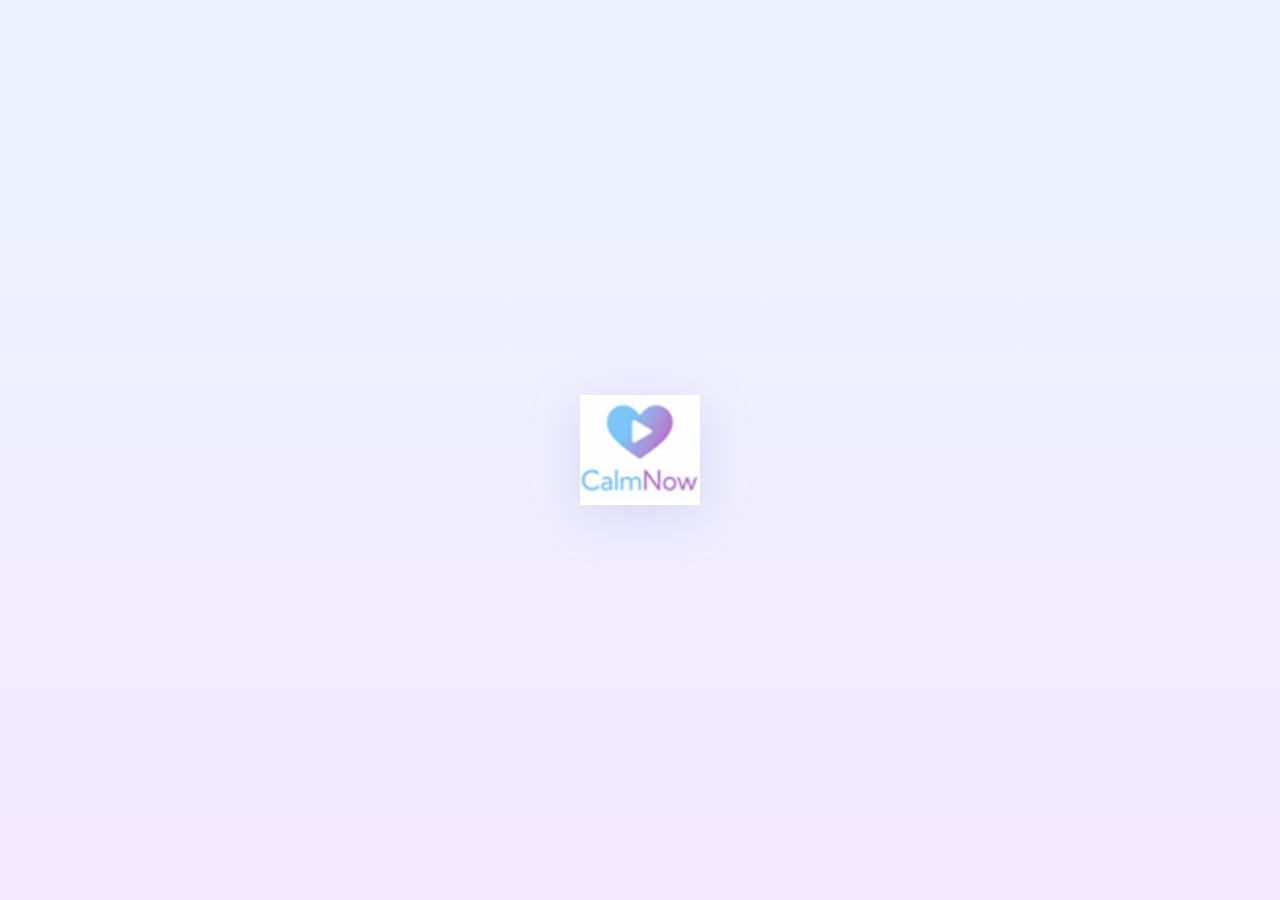
<file: index.html>
<!DOCTYPE html>
<html lang="en">
<head>
    <meta charset="UTF-8">
    <meta name="viewport" content="width=device-width, initial-scale=1.0">
    <title>CalmNow</title>

    <script>
        const currentUser = localStorage.getItem("calmNowCurrentUser");

        if (!currentUser) {
            if (!sessionStorage.getItem("seenSplash")) {
                window.location.href = "splash.html";
            } else {
                window.location.href = "auth.html";
            }
        }
    </script>

    <link rel="stylesheet" href="style.css">
</head>
<body class="home-page">
    <div class="app-shell">
        <header class="top-bar">
            <div class="icon-circle">☰</div>
            <button class="icon-circle" onclick="logout()">⎋</button>
        </header>

        <main class="content">
            <section class="hero-card">
                <p class="greeting" id="greetingText">Good to see you, Friend</p>
                <p class="subtext" id="focusText">You choose to focus on Relaxation</p>
                <div class="hero-image-card">
                    <div class="hero-image-text">
                        <p class="small-label">RELAX</p>
                        <h1>Serenity</h1>
                        <p class="duration">4 MIN</p>
                    </div>
                </div>

                <button class="primary-btn" onclick="window.location.href='breathing.html'">Start</button>
            </section>
        </main>

        <nav class="bottom-nav">
            <button class="nav-btn active" onclick="window.location.href='index.html'"><span>Home</span></button>
            <button class="nav-btn" onclick="window.location.href='library.html'"><span>Library</span></button>
            <button class="nav-btn" onclick="window.location.href='emergency.html'"><span>Emergency</span></button>
        </nav>
    </div>

    <script>
        const storedUser = localStorage.getItem("calmNowCurrentUser");
        const storedConcerns = localStorage.getItem("calmNowConcerns");

        if (storedUser) {
            const user = JSON.parse(storedUser);
            const greetingText = document.getElementById("greetingText");

            if (greetingText && user.name) {
                greetingText.innerHTML = `Good to see you,<br>${user.name}`;
            }
        }

        if (storedConcerns) {
            const concerns = JSON.parse(storedConcerns);
            const focusText = document.getElementById("focusText");

            if (focusText && concerns.length > 0) {
                focusText.textContent = `You choose to focus on ${concerns[0]}`;
            }
        }

        function logout() {
            localStorage.removeItem("calmNowCurrentUser");
            localStorage.removeItem("calmNowRememberedUser");
            localStorage.removeItem("calmNowOnboardingComplete");
            localStorage.removeItem("calmNowConcerns");
            sessionStorage.removeItem("seenSplash");
            window.location.href = "auth.html";
        }
    </script>
</body>
</html>
</file>
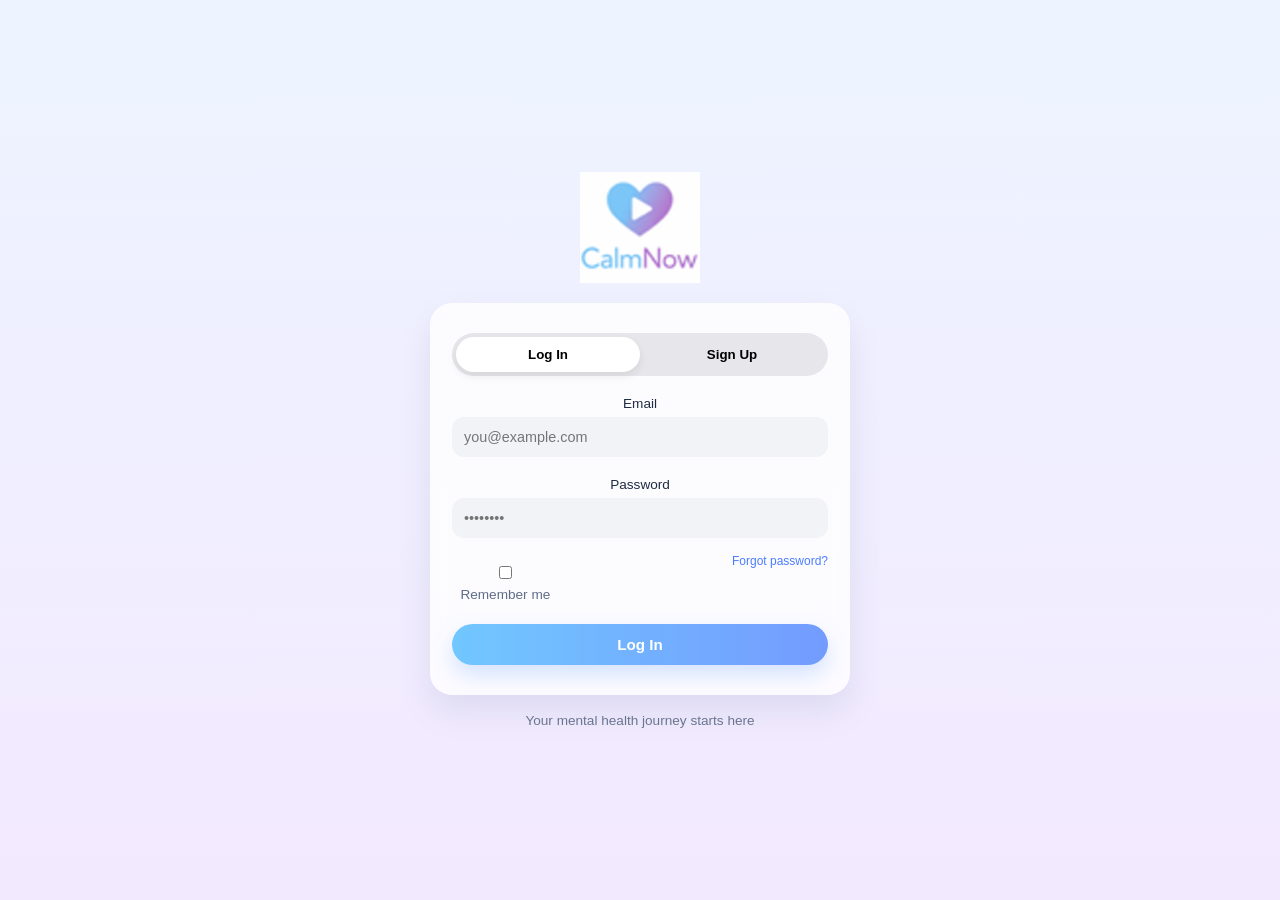
<file: auth.html>
<!DOCTYPE html>
<html lang="en">
<head>
    <meta charset="UTF-8">
    <meta name="viewport" content="width=device-width, initial-scale=1.0">
    <title>Auth - CalmNow</title>
    <link rel="stylesheet" href="style.css">
</head>
<body class="auth-page">

<div class="auth-shell">
    <img src="logo.png" alt="CalmNow Logo" class="auth-logo-img">

    <div class="auth-card">
        <div class="auth-toggle">
            <button id="loginTab" class="toggle active" type="button" onclick="showLogin()">Log In</button>
            <button id="signupTab" class="toggle" type="button" onclick="showSignup()">Sign Up</button>
        </div>

        <p id="authMessage" class="auth-message"></p>

        <!-- LOGIN FORM -->
        <form id="loginForm" class="form active" onsubmit="login(event)">
            <label for="loginEmail">Email</label>
            <input id="loginEmail" type="email" placeholder="you@example.com" required>

            <label for="loginPassword">Password</label>
            <input id="loginPassword" type="password" placeholder="••••••••" required>

            <div class="form-row">
                <label><input type="checkbox" id="rememberMe"> Remember me</label>
                <span class="link">Forgot password?</span>
            </div>

            <button type="submit" class="primary-btn">Log In</button>
        </form>

        <!-- SIGNUP FORM -->
        <form id="signupForm" class="form" onsubmit="signup(event)">
            <label for="signupName">Name</label>
            <input id="signupName" type="text" placeholder="Your name" required>

            <label for="signupEmail">Email</label>
            <input id="signupEmail" type="email" placeholder="you@example.com" required>

            <label for="signupPassword">Password</label>
            <input id="signupPassword" type="password" placeholder="••••••••" required minlength="6">

            <p class="terms">
                By signing up, you agree to our Terms of Service and Privacy Policy
            </p>

            <button type="submit" class="primary-btn">Create Account</button>
        </form>
    </div>

    <p class="auth-footer">Your mental health journey starts here</p>
</div>

<script>
function showLogin() {
    document.getElementById("loginForm").classList.add("active");
    document.getElementById("signupForm").classList.remove("active");
    document.getElementById("loginTab").classList.add("active");
    document.getElementById("signupTab").classList.remove("active");
    clearMessage();
}

function showSignup() {
    document.getElementById("signupForm").classList.add("active");
    document.getElementById("loginForm").classList.remove("active");
    document.getElementById("signupTab").classList.add("active");
    document.getElementById("loginTab").classList.remove("active");
    clearMessage();
}

function getUsers() {
    const users = localStorage.getItem("calmNowUsers");
    return users ? JSON.parse(users) : [];
}

function saveUsers(users) {
    localStorage.setItem("calmNowUsers", JSON.stringify(users));
}

function setMessage(text, type = "error") {
    const message = document.getElementById("authMessage");
    message.textContent = text;
    message.className = `auth-message ${type}`;
}

function clearMessage() {
    const message = document.getElementById("authMessage");
    message.textContent = "";
    message.className = "auth-message";
}

function signup(event) {
    event.preventDefault();

    const name = document.getElementById("signupName").value.trim();
    const email = document.getElementById("signupEmail").value.trim().toLowerCase();
    const password = document.getElementById("signupPassword").value;

    const users = getUsers();
    const existingUser = users.find(user => user.email === email);

    if (existingUser) {
        setMessage("An account with that email already exists.");
        return;
    }

    const newUser = {
        id: Date.now(),
        name,
        email,
        password
    };

    users.push(newUser);
    saveUsers(users);

    localStorage.setItem("calmNowCurrentUser", JSON.stringify({
        id: newUser.id,
        name: newUser.name,
        email: newUser.email
    }));

    sessionStorage.setItem("seenSplash", "true");
    setMessage("Account created successfully.", "success");

    setTimeout(() => {
        localStorage.setItem("calmNowOnboardingComplete", "false");
        window.location.href = "onboarding.html";
    }, 800);
}

function login(event) {
    event.preventDefault();

    const email = document.getElementById("loginEmail").value.trim().toLowerCase();
    const password = document.getElementById("loginPassword").value;
    const rememberMe = document.getElementById("rememberMe").checked;

    const users = getUsers();
    const user = users.find(user => user.email === email && user.password === password);

    if (!user) {
        setMessage("Invalid email or password.");
        return;
    }

    const safeUser = {
        id: user.id,
        name: user.name,
        email: user.email
    };

    localStorage.setItem("calmNowCurrentUser", JSON.stringify(safeUser));
    sessionStorage.setItem("seenSplash", "true");

    if (rememberMe) {
        localStorage.setItem("calmNowRememberedUser", JSON.stringify(safeUser));
    } else {
        localStorage.removeItem("calmNowRememberedUser");
    }

    setMessage("Login successful.", "success");

    setTimeout(() => {
        const onboardingComplete = localStorage.getItem("calmNowOnboardingComplete");

        if (onboardingComplete === "true") {
            window.location.href = "index.html";
        } else {
            window.location.href = "onboarding.html";
        }
    }, 800);
}

window.addEventListener("DOMContentLoaded", () => {
    const rememberedUser = localStorage.getItem("calmNowRememberedUser");

    if (rememberedUser) {
        const parsedUser = JSON.parse(rememberedUser);
        document.getElementById("loginEmail").value = parsedUser.email || "";
        document.getElementById("rememberMe").checked = true;
    }
});
</script>

</body>
</html>
</file>
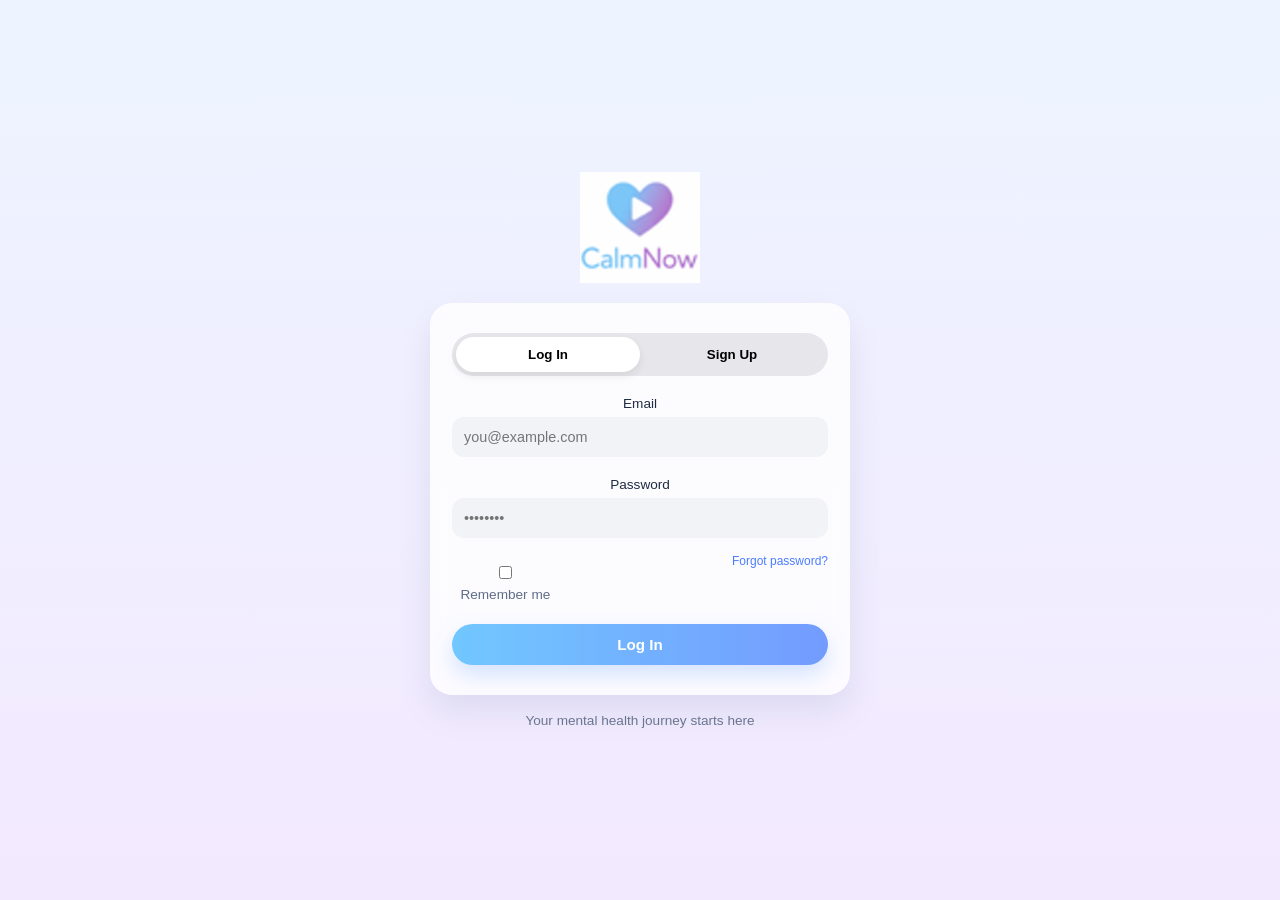
<file: breathing.html>
<!DOCTYPE html>
<html lang="en">
<head>
    <meta charset="UTF-8">
    <meta name="viewport" content="width=device-width, initial-scale=1.0">
    <title>Breathing - CalmNow</title>

    <script>
        const currentUser = localStorage.getItem("calmNowCurrentUser");
        if (!currentUser) {
            window.location.href = "auth.html";
        }
    </script>

    <link rel="stylesheet" href="style.css">
</head>
<body class="breathing-page">
    <div class="app-shell">
        <header class="page-header">
            <button class="back-btn" onclick="window.location.href='index.html'">←</button>
            <h2>Serenity</h2>
            <div class="placeholder"></div>
        </header>

        <main class="content">
            <section class="breathing-layout">
                <div class="breathing-outer-ring">
                    <div class="breathing-circle" id="breathingCircle">
                        <span id="breathingText">Start</span>
                    </div>
                </div>

                <h1 class="breathing-count" id="phaseTitle">Slowly breathe in through your nose</h1>
                <p class="instruction" id="phaseInstruction">Follow the circle as it expands and contracts</p>

                <div class="button-row breathing-button-row">
                    <button class="primary-btn half-btn" id="startBtn">Start</button>
                    <button class="secondary-btn half-btn" id="resetBtn">Reset</button>
                </div>
            </section>
        </main>

        <nav class="bottom-nav">
            <button class="nav-btn active" onclick="window.location.href='index.html'">
                <span>Home</span>
            </button>
            <button class="nav-btn" onclick="window.location.href='library.html'">
                <span>Library</span>
            </button>
            <button class="nav-btn" onclick="window.location.href='emergency.html'">
                <span>Emergency</span>
            </button>
        </nav>
    </div>

    <script src="script.js"></script>
</body>
</html>
</file>
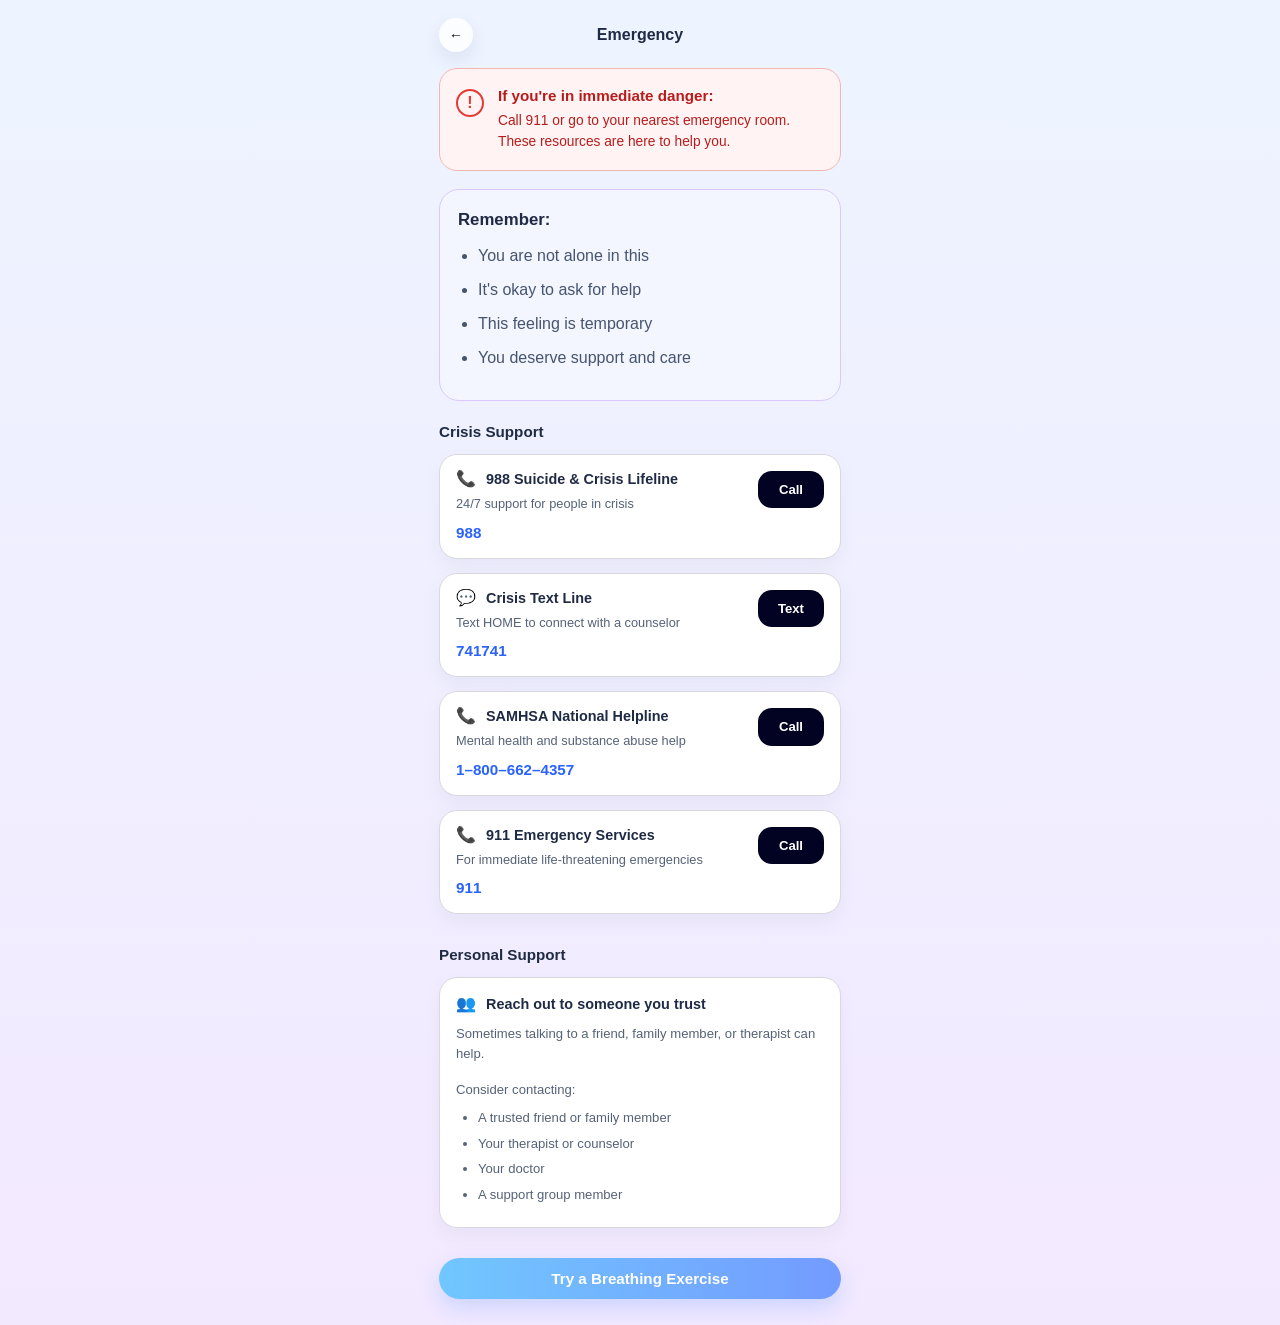
<file: emergency.html>
<!DOCTYPE html>
<html lang="en">
<head>
    <meta charset="UTF-8">
    <meta name="viewport" content="width=device-width, initial-scale=1.0">
    <title>Emergency - CalmNow</title>
    <link rel="stylesheet" href="style.css">
</head>
<body>

<div class="app-shell">
    <header class="page-header">
        <button class="back-btn" onclick="window.location.href='index.html'">←</button>
        <h2>Emergency</h2>
        <div class="placeholder"></div>
    </header>

    <div class="danger-box">
        <div class="danger-icon">!</div>
        <div class="danger-text">
            <strong>If you're in immediate danger:</strong>
            <p>Call 911 or go to your nearest emergency room. These resources are here to help you.</p>
        </div>
    </div>

    <div class="remember-card">
        <h3>Remember:</h3>
        <ul>
            <li>You are not alone in this</li>
            <li>It's okay to ask for help</li>
            <li>This feeling is temporary</li>
            <li>You deserve support and care</li>
        </ul>
    </div>

    <section class="emergency-section">
        <h3 class="section-title emergency-heading">Crisis Support</h3>

        <div class="support-card">
            <div class="support-left">
                <div class="support-title-row">
                    <span class="support-icon blue">📞</span>
                    <h4>988 Suicide &amp; Crisis Lifeline</h4>
                </div>
                <p>24/7 support for people in crisis</p>
                <a class="support-number" href="tel:988">988</a>
            </div>
            <a class="support-action-btn" href="tel:988">Call</a>
        </div>

        <div class="support-card">
            <div class="support-left">
                <div class="support-title-row">
                    <span class="support-icon green">💬</span>
                    <h4>Crisis Text Line</h4>
                </div>
                <p>Text HOME to connect with a counselor</p>
                <a class="support-number" href="sms:741741?body=HOME">741741</a>
            </div>
            <a class="support-action-btn" href="sms:741741?body=HOME">Text</a>
        </div>

        <div class="support-card">
            <div class="support-left">
                <div class="support-title-row">
                    <span class="support-icon blue">📞</span>
                    <h4>SAMHSA National Helpline</h4>
                </div>
                <p>Mental health and substance abuse help</p>
                <a class="support-number" href="tel:18006624357">1–800–662–4357</a>
            </div>
            <a class="support-action-btn" href="tel:18006624357">Call</a>
        </div>

        <div class="support-card">
            <div class="support-left">
                <div class="support-title-row">
                    <span class="support-icon blue">📞</span>
                    <h4>911 Emergency Services</h4>
                </div>
                <p>For immediate life-threatening emergencies</p>
                <a class="support-number" href="tel:911">911</a>
            </div>
            <a class="support-action-btn" href="tel:911">Call</a>
        </div>
    </section>

    <section class="emergency-section">
        <h3 class="section-title emergency-heading">Personal Support</h3>

        <div class="personal-support-card">
            <div class="support-title-row">
                <span class="support-icon purple">👥</span>
                <h4>Reach out to someone you trust</h4>
            </div>

            <p class="personal-support-text">
                Sometimes talking to a friend, family member, or therapist can help.
            </p>

            <div class="consider-text">Consider contacting:</div>
            <ul class="personal-list">
                <li>A trusted friend or family member</li>
                <li>Your therapist or counselor</li>
                <li>Your doctor</li>
                <li>A support group member</li>
            </ul>
        </div>
    </section>

    <button class="primary-btn emergency-breathing-btn" onclick="window.location.href='breathing.html'">
        Try a Breathing Exercise
    </button>
</div>

</body>
</html>
</file>
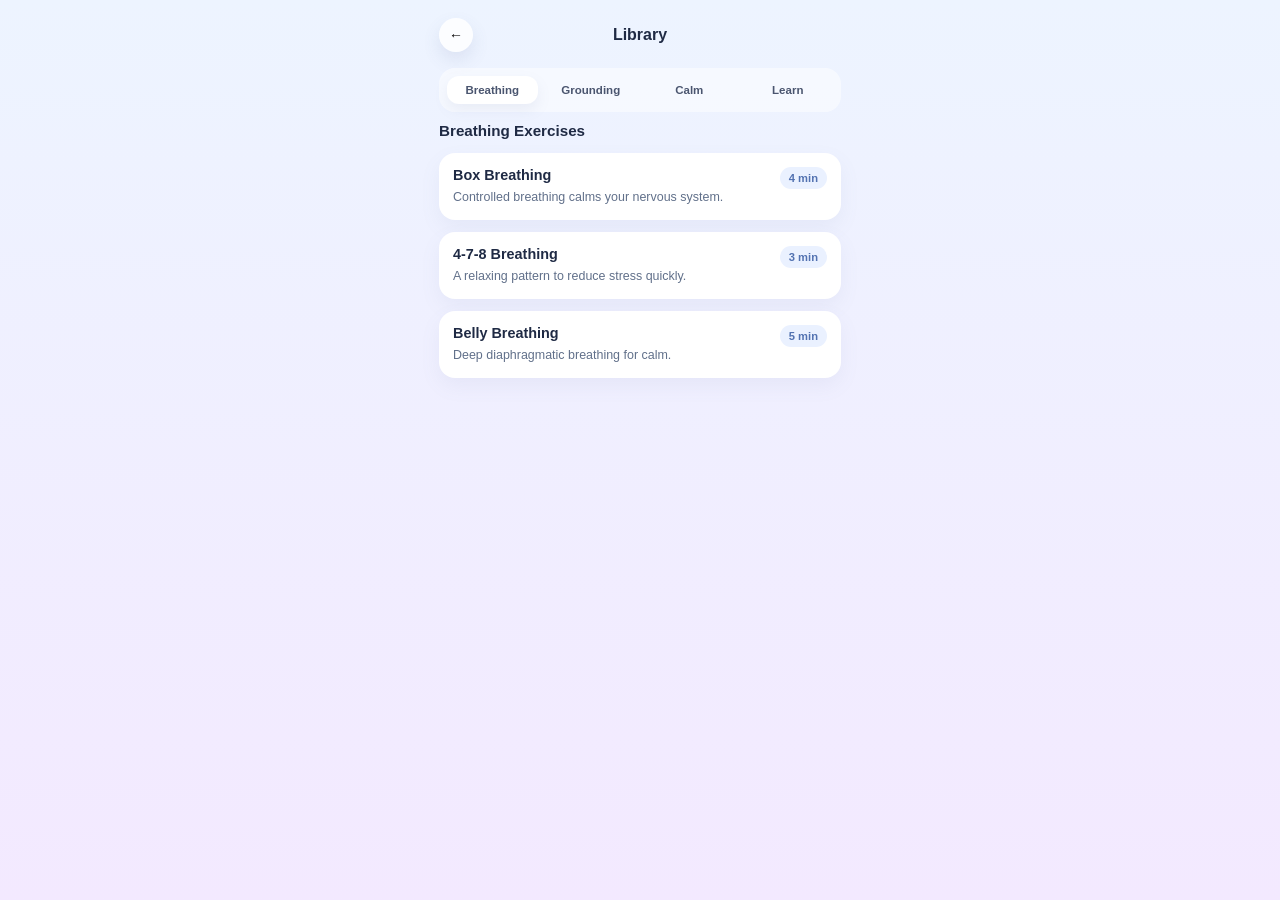
<file: library.html>
<!DOCTYPE html>
<html lang="en">
<head>
    <meta charset="UTF-8">
    <meta name="viewport" content="width=device-width, initial-scale=1.0">
    <title>Library</title>
    <link rel="stylesheet" href="style.css">
</head>
<body>

<div class="app-shell">

    <header class="page-header">
        <button class="back-btn" onclick="window.location.href='index.html'">←</button>
        <h2>Library</h2>
        <div class="placeholder"></div>
    </header>

    <div class="tabs">
        <button class="tab active" onclick="showTab('breathing', this)">Breathing</button>
        <button class="tab" onclick="showTab('grounding', this)">Grounding</button>
        <button class="tab" onclick="showTab('calm', this)">Calm</button>
        <button class="tab" onclick="showTab('learn', this)">Learn</button>
    </div>

    <main class="content">

        <div id="breathing" class="tab-content active">
            <h3 class="section-title">Breathing Exercises</h3>

            <div class="exercise-card">
                <div class="exercise-content">
                    <h4>Box Breathing</h4>
                    <p>Controlled breathing calms your nervous system.</p>
                </div>
                <span class="tag">4 min</span>
            </div>

            <div class="exercise-card">
                <div class="exercise-content">
                    <h4>4-7-8 Breathing</h4>
                    <p>A relaxing pattern to reduce stress quickly.</p>
                </div>
                <span class="tag">3 min</span>
            </div>

            <div class="exercise-card">
                <div class="exercise-content">
                    <h4>Belly Breathing</h4>
                    <p>Deep diaphragmatic breathing for calm.</p>
                </div>
                <span class="tag">5 min</span>
            </div>
        </div>

        <div id="grounding" class="tab-content">
            <h3 class="section-title">Grounding Techniques</h3>
            <p class="subtext">Anchor yourself in the present moment</p>

            <div class="exercise-card">
                <div class="exercise-content">
                    <h4>⚓ 5-4-3-2-1 Method</h4>
                    <p>Engage all five senses</p>
                </div>
            </div>

            <div class="exercise-card">
                <div class="exercise-content">
                    <h4>⚓ Body Scan</h4>
                    <p>Progressive relaxation</p>
                </div>
            </div>

            <div class="exercise-card">
                <div class="exercise-content">
                    <h4>⚓ Object Focus</h4>
                    <p>Detailed observation technique</p>
                </div>
            </div>
        </div>

        <div id="calm" class="tab-content">
            <h3 class="section-title">Affirmations &amp; Music</h3>
            <p class="subtext">Soothing words and sounds for peace</p>

            <div class="exercise-card">
                <div class="exercise-content">
                    <h4>💜 Present Moment</h4>
                    <p>I am here and I am safe</p>
                </div>
            </div>

            <div class="exercise-card">
                <div class="exercise-content">
                    <h4>💜 Self-Compassion</h4>
                    <p>Be kind to yourself</p>
                </div>
            </div>

            <div class="exercise-card calm-highlight">
                <div class="exercise-content">
                    <h4>🎵 Calming Music</h4>
                    <p>Search for meditation or nature sounds</p>
                </div>
            </div>
        </div>

        <div id="learn" class="tab-content">
            <h3 class="section-title">Understanding Anxiety</h3>
            <p class="subtext">Knowledge is power – learn about what you're experiencing</p>

            <div class="exercise-card">
                <div class="exercise-content">
                    <h4>📄 Understanding Panic Attacks</h4>
                    <p>What happens in your body</p>
                </div>
            </div>

            <div class="exercise-card">
                <div class="exercise-content">
                    <h4>📄 Common Triggers</h4>
                    <p>Know what to watch for</p>
                </div>
            </div>
        </div>

    </main>
</div>

<script>
function showTab(tabId, btn) {
    document.querySelectorAll(".tab-content").forEach(section => {
        section.classList.remove("active");
    });

    document.querySelectorAll(".tab").forEach(tab => {
        tab.classList.remove("active");
    });

    document.getElementById(tabId).classList.add("active");
    btn.classList.add("active");
}
</script>

</body>
</html>
</file>
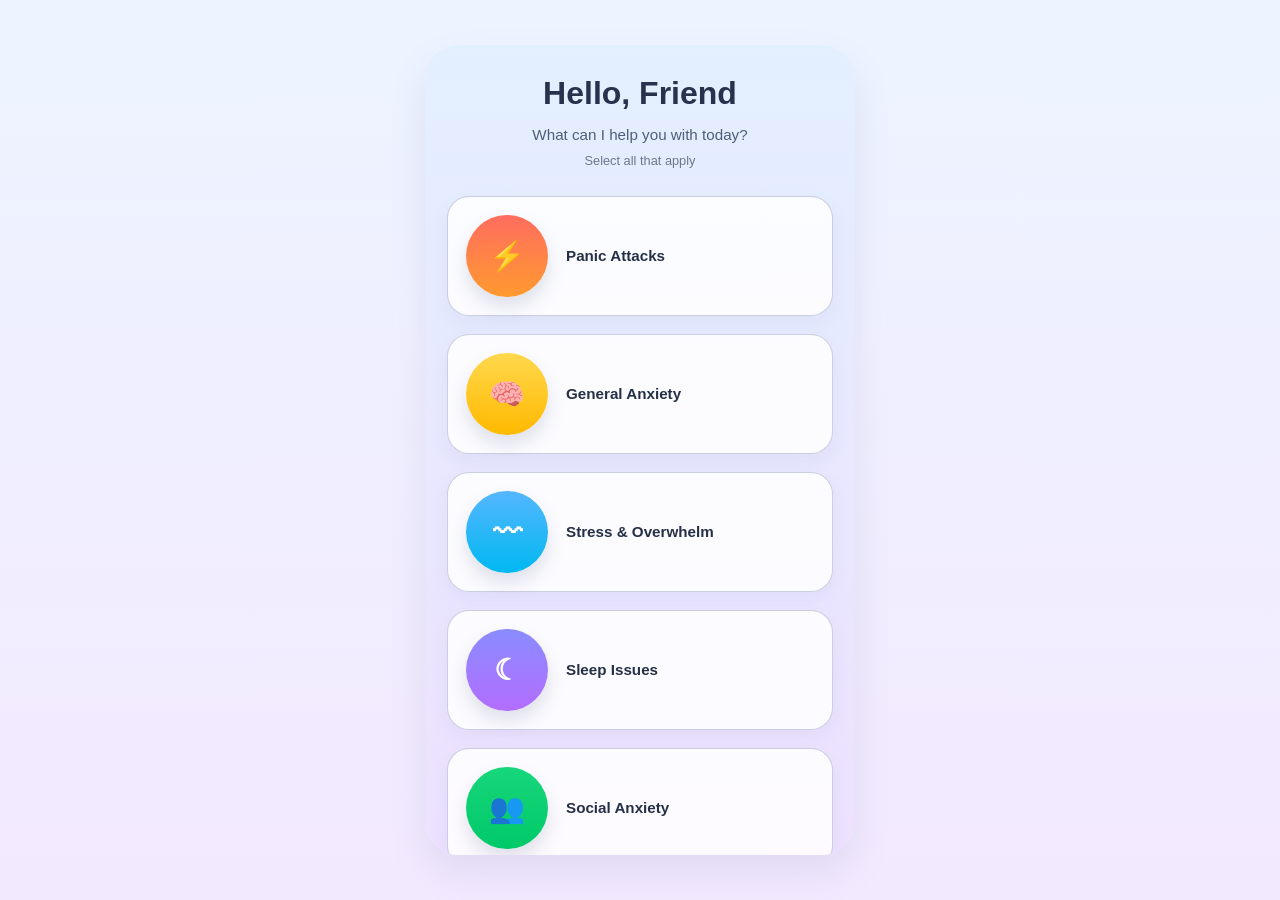
<file: onboarding.html>
<!DOCTYPE html>
<html lang="en">
<head>
    <meta charset="UTF-8">
    <meta name="viewport" content="width=device-width, initial-scale=1.0">
    <title>Onboarding - CalmNow</title>
    <link rel="stylesheet" href="style.css">
</head>
<body class="onboarding-page">

<div class="onboarding-shell">
    <div class="onboarding-card">
        <h1 class="onboarding-title">Hello, Friend</h1>
        <p class="onboarding-subtitle">What can I help you with today?</p>
        <p class="onboarding-helper">Select all that apply</p>

        <div class="onboarding-options">
            <button class="onboarding-option" onclick="toggleOption(this, 'Panic Attacks')">
                <div class="option-icon option-orange">⚡</div>
                <span>Panic Attacks</span>
            </button>

            <button class="onboarding-option" onclick="toggleOption(this, 'General Anxiety')">
                <div class="option-icon option-yellow">🧠</div>
                <span>General Anxiety</span>
            </button>

            <button class="onboarding-option" onclick="toggleOption(this, 'Stress & Overwhelm')">
                <div class="option-icon option-blue">〰</div>
                <span>Stress &amp; Overwhelm</span>
            </button>

            <button class="onboarding-option" onclick="toggleOption(this, 'Sleep Issues')">
                <div class="option-icon option-purple">☾</div>
                <span>Sleep Issues</span>
            </button>

            <button class="onboarding-option" onclick="toggleOption(this, 'Social Anxiety')">
                <div class="option-icon option-green">👥</div>
                <span>Social Anxiety</span>
            </button>

            <button class="onboarding-option" onclick="toggleOption(this, 'Other Concerns')">
                <div class="option-icon option-pink">♡</div>
                <span>Other Concerns</span>
            </button>
        </div>

        <button class="primary-btn onboarding-continue-btn" onclick="saveOnboarding()">Continue</button>
    </div>
</div>

<script>
    const selectedConcerns = [];

    function toggleOption(button, value) {
        button.classList.toggle("selected");

        const index = selectedConcerns.indexOf(value);
        if (index > -1) {
            selectedConcerns.splice(index, 1);
        } else {
            selectedConcerns.push(value);
        }
    }

    function saveOnboarding() {
        if (selectedConcerns.length === 0) {
            alert("Please select at least one option.");
            return;
        }

        localStorage.setItem("calmNowConcerns", JSON.stringify(selectedConcerns));
        localStorage.setItem("calmNowOnboardingComplete", "true");
        window.location.href = "index.html";
    }
</script>

</body>
</html>
</file>
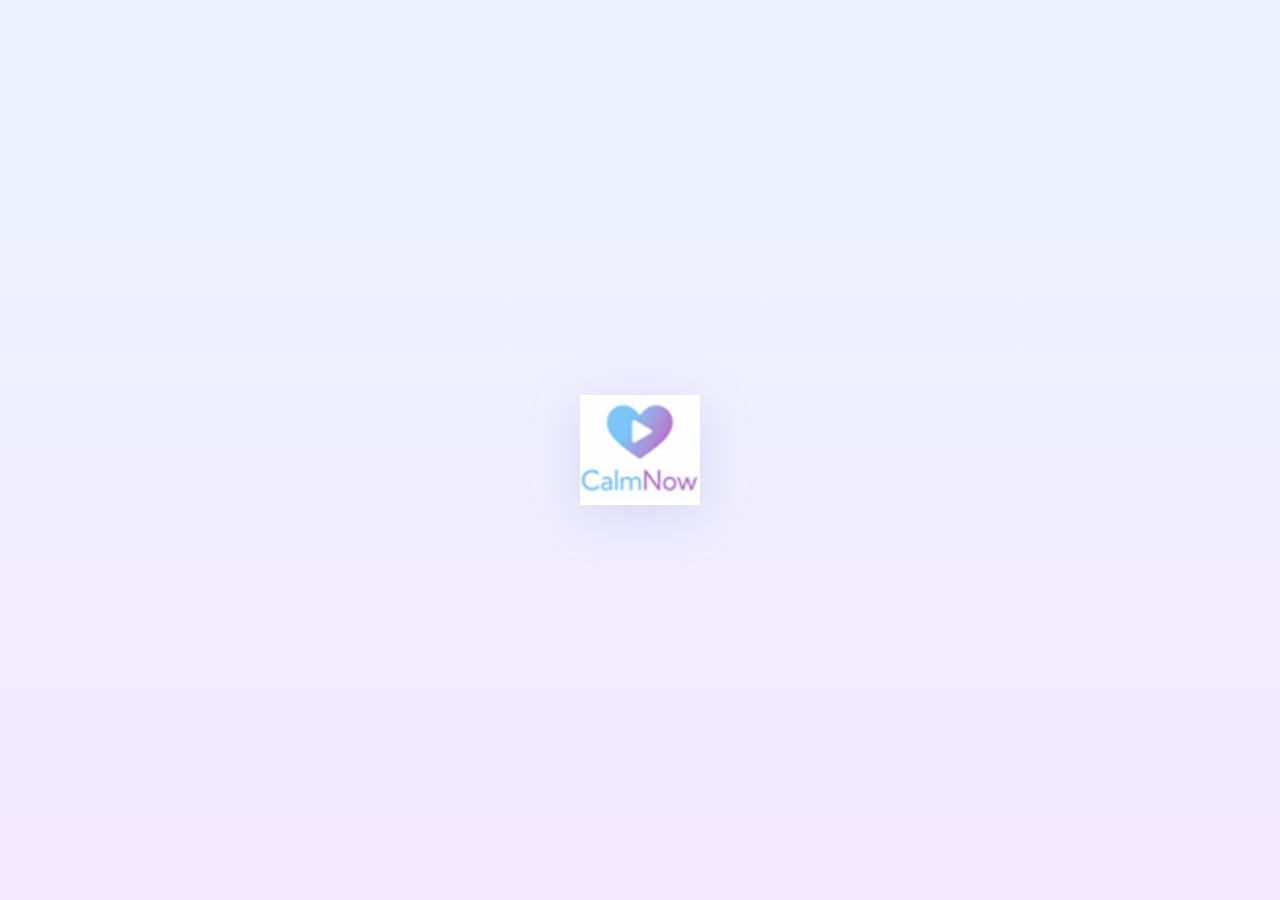
<file: splash.html>
<!DOCTYPE html>
<html lang="en">
<head>
    <meta charset="UTF-8">
    <meta name="viewport" content="width=device-width, initial-scale=1.0">
    <title>CalmNow Splash</title>
    <link rel="stylesheet" href="style.css">
</head>
<body class="splash-page">
    <div class="splash-container">
        <img src="logo.png" alt="CalmNow Logo" class="splash-logo-img logo-pulse">
    </div>

    <script>
        setTimeout(() => {
            window.location.href = "auth.html";
        }, 2500);
    </script>
</body>
</html>
</file>
<file: style.css>
* {
    box-sizing: border-box;
    margin: 0;
    padding: 0;
}

body {
    font-family: Arial, sans-serif;
    background: linear-gradient(180deg, #edf4ff 0%, #f3e9ff 100%);
    min-height: 100vh;
    color: #1f2a44;
}

.app-shell {
    max-width: 430px;
    min-height: 100vh;
    margin: 0 auto;
    display: flex;
    flex-direction: column;
    padding: 18px 14px 20px;
}

.top-bar,
.page-header {
    display: flex;
    justify-content: space-between;
    align-items: center;
    margin-bottom: 16px;
}

.icon-circle,
.back-btn {
    width: 34px;
    height: 34px;
    border: none;
    border-radius: 50%;
    background: rgba(255, 255, 255, 0.85);
    box-shadow: 0 8px 18px rgba(80, 100, 150, 0.12);
    display: flex;
    align-items: center;
    justify-content: center;
    font-size: 14px;
}

.back-btn {
    cursor: pointer;
}

.placeholder {
    width: 34px;
}

.page-header h2 {
    font-size: 1rem;
    font-weight: 700;
}

.content {
    flex: 1;
}

.hero-card,
.panel,
.auth-card {
    background: rgba(255, 255, 255, 0.72);
    border-radius: 22px;
    padding: 16px;
    box-shadow: 0 16px 32px rgba(95, 110, 150, 0.14);
    backdrop-filter: blur(10px);
}

.greeting {
    font-size: 1rem;
    font-weight: 700;
    margin-bottom: 6px;
}

.subtext {
    font-size: 0.8rem;
    color: #6a7692;
    margin-bottom: 14px;
}

.hero-image-card {
    height: 330px;
    border-radius: 20px;
    background: linear-gradient(180deg, #f8e7ff 0%, #dcefff 100%);
    display: flex;
    justify-content: center;
    align-items: flex-end;
    padding-bottom: 28px;
    margin-bottom: 14px;
    position: relative;
    overflow: hidden;
}

.hero-image-card::before {
    content: "";
    position: absolute;
    width: 170px;
    height: 170px;
    border-radius: 50%;
    top: 56px;
    background: rgba(255, 255, 255, 0.45);
    filter: blur(2px);
}

.hero-image-text {
    position: relative;
    z-index: 1;
    text-align: center;
}

.small-label {
    font-size: 0.6rem;
    letter-spacing: 2px;
    color: #6f7fe0;
    margin-bottom: 8px;
    font-weight: 700;
}

.hero-image-text h1 {
    font-size: 2rem;
    margin-bottom: 6px;
}

.duration {
    font-size: 0.75rem;
    color: #5d6884;
    letter-spacing: 2px;
}

.primary-btn,
.secondary-btn {
    border: none;
    border-radius: 999px;
    padding: 12px 18px;
    font-size: 0.95rem;
    font-weight: 700;
    cursor: pointer;
}

.primary-btn {
    width: 100%;
    background: linear-gradient(90deg, #71c7ff 0%, #739bff 100%);
    color: white;
    box-shadow: 0 10px 22px rgba(108, 160, 255, 0.28);
}

.secondary-btn {
    background: #eef2ff;
    color: #46577c;
}

.center-content {
    display: flex;
    align-items: center;
    justify-content: center;
}

.breathing-panel {
    text-align: center;
}

.breathing-outer-ring {
    width: 220px;
    height: 220px;
    border: 1px solid rgba(150, 160, 190, 0.22);
    border-radius: 50%;
    display: flex;
    align-items: center;
    justify-content: center;
    margin: 0 auto 24px;
}

.breathing-circle {
    width: 120px;
    height: 120px;
    border-radius: 50%;
    background: radial-gradient(circle at top, #6fe0ff 0%, #4eb7ff 55%, #3994ff 100%);
    display: flex;
    align-items: center;
    justify-content: center;
    color: white;
    text-align: center;
    white-space: pre-line;
    padding: 10px;
    font-weight: 700;
    box-shadow: 0 14px 26px rgba(86, 143, 225, 0.24);
    transition: transform 0.7s ease, background 0.7s ease;
}

.breathing-circle.inhale {
    transform: scale(1.1);
    background: radial-gradient(circle at top, #77e2ff 0%, #45c4ff 60%, #2a9eff 100%);
}

.breathing-circle.hold {
    transform: scale(1.04);
    background: radial-gradient(circle at top, #9d95ff 0%, #7870ff 60%, #625eff 100%);
}

.breathing-circle.exhale {
    transform: scale(0.92);
    background: radial-gradient(circle at top, #8ee7d2 0%, #45d2a8 60%, #22ba84 100%);
}

.breathing-count {
    font-size: 1.7rem;
    margin-bottom: 8px;
}

.instruction {
    font-size: 0.85rem;
    color: #69758f;
    margin-bottom: 18px;
}

.button-row {
    display: flex;
    gap: 10px;
}

.half-btn {
    width: 50%;
}

.tabs {
    display: flex;
    justify-content: space-between;
    gap: 8px;
    margin-bottom: 10px;
    background: rgba(255, 255, 255, 0.52);
    padding: 8px;
    border-radius: 16px;
}

.tab {
    flex: 1;
    border: none;
    background: transparent;
    font-size: 0.72rem;
    font-weight: 700;
    padding: 8px 4px;
    border-radius: 12px;
    color: #4a556f;
}

.tab.active {
    background: white;
    box-shadow: 0 6px 14px rgba(120, 130, 165, 0.1);
}

.section-title {
    font-size: 0.95rem;
    margin-bottom: 14px;
}

.exercise-card,
.emergency-card {
    background: white;
    border-radius: 16px;
    padding: 14px;
    box-shadow: 0 8px 20px rgba(109, 122, 160, 0.08);
    margin-bottom: 12px;
}

.exercise-card {
    display: flex;
    justify-content: space-between;
    gap: 12px;
}

.exercise-content h4,
.emergency-card h4 {
    font-size: 0.9rem;
    margin-bottom: 5px;
}

.exercise-content p,
.emergency-card p,
.emergency-card li {
    font-size: 0.78rem;
    line-height: 1.45;
    color: #61708a;
}

.emergency-card ul {
    padding-left: 16px;
    margin-top: 8px;
}

.tag {
    background: #eaf1ff;
    color: #5272b1;
    border-radius: 999px;
    padding: 5px 9px;
    font-size: 0.7rem;
    font-weight: 700;
    height: fit-content;
}

.alert-box {
    background: #fff3f1;
    border: 1px solid #f7c7bf;
    color: #b25e54;
    font-size: 0.75rem;
    padding: 10px 12px;
    border-radius: 12px;
    margin-bottom: 10px;
}

.bottom-nav {
    display: flex;
    justify-content: space-around;
    align-items: center;
    gap: 6px;
    background: rgba(255, 255, 255, 0.88);
    padding: 8px;
    border-radius: 20px;
    margin-top: 16px;
    box-shadow: 0 10px 24px rgba(90, 110, 150, 0.12);
}

.nav-btn {
    border: none;
    background: transparent;
    display: flex;
    flex-direction: column;
    align-items: center;
    gap: 3px;
    font-size: 0.95rem;
    color: #67758f;
    border-radius: 12px;
    padding: 8px 10px;
    cursor: pointer;
}

.nav-btn span {
    font-size: 0.65rem;
    font-weight: 700;
}

.nav-btn.active {
    background: #eef3ff;
    color: #4467a6;
}

/* Splash */
.splash-page {
    display: flex;
    align-items: center;
    justify-content: center;
    background: linear-gradient(180deg, #edf4ff 0%, #f3e9ff 100%);
    min-height: 100vh;
}

.splash-container {
    text-align: center;
}

.splash-logo-img {
    width: 120px;
    max-width: 60vw;
    display: block;
    margin: 0 auto;
    filter: drop-shadow(0 10px 25px rgba(120, 140, 200, 0.22));
}

.logo-pulse {
    animation: pulse 1.4s infinite ease-in-out;
}

.splash-title {
    font-size: 2rem;
    margin-bottom: 8px;
}

.splash-subtitle {
    color: #66728d;
    font-size: 0.95rem;
}

/* Auth */
.auth-page {
    display: flex;
    align-items: center;
    justify-content: center;
    padding: 24px;
    min-height: 100vh;
}

.auth-shell {
    width: 100%;
    max-width: 420px;
}

.auth-card {
    text-align: center;
    background: rgba(255, 255, 255, 0.8);
    padding: 30px 22px;
}

.auth-logo-img {
    width: 140px;
    max-width: 60vw;
    display: block;
    margin: 0 auto 18px;
}

.auth-card h1 {
    font-size: 1.8rem;
    margin-bottom: 10px;
}

.auth-card p {
    color: #67748d;
    margin-bottom: 20px;
    line-height: 1.5;
}

.auth-secondary {
    width: 100%;
    margin-top: 10px;
}

@keyframes pulse {
    0% {
        transform: scale(1);
        opacity: 0.9;
    }
    50% {
        transform: scale(1.08);
        opacity: 1;
    }
    100% {
        transform: scale(1);
        opacity: 0.9;
    }
}
/* AUTH FORM */

.auth-logo-img {
    width: 120px;
    margin: 0 auto 20px;
    display: block;
}

.auth-toggle {
    display: flex;
    background: #e6e6eb;
    border-radius: 999px;
    padding: 4px;
    margin-bottom: 18px;
}

.toggle {
    flex: 1;
    border: none;
    background: transparent;
    padding: 10px;
    border-radius: 999px;
    font-weight: 700;
    cursor: pointer;
}

.toggle.active {
    background: white;
    box-shadow: 0 4px 10px rgba(0,0,0,0.08);
}

.form {
    display: none;
}

.form.active {
    display: block;
}

form label {
    display: block;
    font-size: 0.85rem;
    margin-bottom: 6px;
    margin-top: 12px;
}

form input {
    width: 100%;
    padding: 12px;
    border-radius: 12px;
    border: none;
    background: #f2f3f7;
    margin-bottom: 8px;
    font-size: 0.9rem;
}

.form-row {
    display: flex;
    justify-content: space-between;
    font-size: 0.75rem;
    margin: 8px 0 16px;
    color: #5f6c86;
}

.link {
    color: #4a7cff;
    cursor: pointer;
}

.terms {
    font-size: 0.75rem;
    color: #6a7692;
    margin: 10px 0 16px;
}

.auth-footer {
    text-align: center;
    margin-top: 18px;
    color: #6a7692;
    font-size: 0.85rem;
}
.tab-content {
    display: none;
}

.tab-content.active {
    display: block;
}

.calm-highlight {
    background: linear-gradient(90deg, #dbeafe, #f3e8ff);
}
/* Emergency page redesign */

.danger-box {
    display: flex;
    gap: 14px;
    align-items: flex-start;
    background: #fff4f3;
    border: 1px solid #f3b6b0;
    border-radius: 18px;
    padding: 18px 16px;
    margin-bottom: 18px;
}

.danger-icon {
    min-width: 28px;
    height: 28px;
    border-radius: 50%;
    border: 2px solid #e53935;
    color: #e53935;
    display: flex;
    align-items: center;
    justify-content: center;
    font-weight: 700;
    font-size: 1rem;
    line-height: 1;
    margin-top: 2px;
}

.danger-text strong {
    color: #b71c1c;
    font-size: 0.95rem;
}

.danger-text p {
    color: #b71c1c;
    font-size: 0.86rem;
    line-height: 1.5;
    margin-top: 6px;
}

.remember-card {
    background: rgba(245, 247, 255, 0.7);
    border: 1px solid #d9c9ff;
    border-radius: 20px;
    padding: 20px 18px;
    margin-bottom: 22px;
}

.remember-card h3 {
    font-size: 1.05rem;
    margin-bottom: 14px;
}

.remember-card ul {
    padding-left: 20px;
}

.remember-card li {
    margin-bottom: 10px;
    color: #46546e;
    line-height: 1.5;
}

.emergency-section {
    margin-bottom: 18px;
}

.emergency-heading {
    font-size: 0.95rem;
    margin-bottom: 14px;
}

.support-card {
    display: flex;
    justify-content: space-between;
    align-items: flex-start;
    gap: 14px;
    background: #ffffff;
    border: 1px solid #d8d8de;
    border-radius: 18px;
    padding: 16px;
    box-shadow: 0 8px 18px rgba(115, 125, 155, 0.08);
    margin-bottom: 14px;
}

.support-left {
    flex: 1;
}

.support-title-row {
    display: flex;
    align-items: center;
    gap: 10px;
    margin-bottom: 8px;
}

.support-title-row h4 {
    font-size: 0.9rem;
    margin: 0;
}

.support-icon {
    font-size: 1rem;
    line-height: 1;
}

.support-icon.blue {
    color: #2962ff;
}

.support-icon.green {
    color: #0f9d58;
}

.support-icon.purple {
    color: #8e24ff;
}

.support-card p {
    font-size: 0.8rem;
    color: #556277;
    margin-bottom: 10px;
    line-height: 1.45;
}

.support-number {
    font-size: 0.95rem;
    font-weight: 700;
    color: #2962ff;
    text-decoration: none;
}

.support-action-btn {
    text-decoration: none;
    background: #020222;
    color: white;
    border-radius: 14px;
    padding: 12px 16px;
    font-weight: 700;
    font-size: 0.82rem;
    line-height: 1;
    min-width: 66px;
    text-align: center;
}

.personal-support-card {
    background: #ffffff;
    border: 1px solid #d8d8de;
    border-radius: 18px;
    padding: 18px 16px;
    box-shadow: 0 8px 18px rgba(115, 125, 155, 0.08);
}

.personal-support-text {
    color: #556277;
    line-height: 1.5;
    margin: 12px 0 18px;
    font-size: 0.82rem;
}

.consider-text {
    color: #556277;
    margin-bottom: 10px;
    font-size: 0.82rem;
}

.personal-list {
    padding-left: 22px;
}

.personal-list li {
    color: #556277;
    line-height: 1.65;
    margin-bottom: 4px;
    font-size: 0.82rem;
}

.emergency-breathing-btn {
    margin-top: 12px;
    margin-bottom: 6px;
}
.home-page .app-shell {
    justify-content: center;
}

.home-page .content {
    flex: none;
}

.home-page .bottom-nav {
    margin-top: auto;
}

.home-page .top-bar {
    margin-bottom: 100px;
}
.greeting,
.subtext {
    text-align: center;
}
/* ---------- HOME PAGE OVERRIDES (FIXED SCALE) ---------- */

.home-page .app-shell {
    min-height: 100vh;
    justify-content: flex-start;
    padding-top: 36px;
    padding-bottom: 20px;
}

.home-page .top-bar {
    margin-bottom: 50px; /* less empty space */
}

.home-page .content {
    flex: 1;
    display: flex;
    flex-direction: column;
    align-items: center;
    justify-content: flex-start;
}

.home-page .hero-card {
    background: transparent;
    box-shadow: none;
    backdrop-filter: none;
    padding: 0;
    width: 100%;
    display: flex;
    flex-direction: column;
    align-items: center;
}

/* TEXT */

.home-page .greeting {
    text-align: center;
    font-size: 1rem;
    font-weight: 700;
    color: #5f6c86;
    line-height: 1.4;
    margin-bottom: 10px;
}

.home-page .subtext {
    text-align: center;
    font-size: 0.8rem;
    color: #5f6c86;
    background: rgba(255, 255, 255, 0.78);
    padding: 10px 18px;
    border-radius: 999px;
    box-shadow: 0 6px 14px rgba(120, 130, 165, 0.10);
    margin-bottom: 60px; /* reduced */
}

/* GLOW CIRCLE */

.home-page .hero-image-card {
    width: 280px; /* 🔥 reduced from 420 */
    height: 280px;
    border-radius: 50%;
    background: radial-gradient(circle, rgba(218, 189, 255, 0.28) 0%, rgba(216, 236, 255, 0.08) 60%, transparent 75%);
    display: flex;
    align-items: center;
    justify-content: center;
    margin: 0 0 20px 0;
    position: relative;
}

.home-page .hero-image-card::before {
    content: "";
    position: absolute;
    width: 150px; /* smaller glow */
    height: 150px;
    border-radius: 50%;
    top: 40px;
    left: 50%;
    transform: translateX(-50%);
    background: rgba(255, 255, 255, 0.35);
    filter: blur(6px);
}

/* TEXT INSIDE GLOW */

.home-page .hero-image-text {
    text-align: center;
}

.home-page .small-label {
    font-size: 0.65rem;
    letter-spacing: 3px;
    color: #4a6dff;
    margin-bottom: 6px;
}

.home-page .hero-image-text h1 {
    font-size: 2.2rem; /* reduced from 3rem */
    margin-bottom: 6px;
    color: #2a3556;
}

.home-page .duration {
    font-size: 0.8rem;
    letter-spacing: 3px;
    color: #5d6884;
}

/* BUTTON */

.home-page .primary-btn {
    width: auto;
    min-width: 160px;
    padding: 14px 26px;
    font-size: 0.95rem;
    border-radius: 999px;
    box-shadow: 0 10px 20px rgba(111, 150, 255, 0.2);
    margin-top: 10px;
}

/* NAV */

.home-page .bottom-nav {
    margin-top: auto;
}
/* ---------- BREATHING PAGE OVERRIDES ---------- */

.breathing-page .app-shell {
    min-height: 100vh;
    justify-content: flex-start;
    padding-top: 32px;
    padding-bottom: 24px;
}

.breathing-page .page-header {
    margin-bottom: 80px;
}

.breathing-page .content {
    flex: 1;
    display: flex;
    align-items: flex-start;
    justify-content: center;
}

.breathing-page .breathing-layout {
    width: 100%;
    max-width: 420px;
    display: flex;
    flex-direction: column;
    align-items: center;
}

.breathing-page .breathing-outer-ring {
    width: 280px;
    height: 280px;
    border: 2px solid rgba(205, 210, 225, 0.35);
    border-radius: 50%;
    display: flex;
    align-items: center;
    justify-content: center;
    margin: 0 auto 44px;
    background: transparent;
}

.breathing-page .breathing-circle {
    width: 128px;
    height: 128px;
    border-radius: 50%;
    background: linear-gradient(180deg, #58b6f7 0%, #08c2ef 100%);
    display: flex;
    align-items: center;
    justify-content: center;
    color: white;
    text-align: center;
    white-space: pre-line;
    padding: 10px;
    font-weight: 700;
    box-shadow: 0 16px 28px rgba(104, 141, 214, 0.18);
    transition: transform 0.7s ease, background 0.7s ease;
}

.breathing-page .breathing-circle.inhale {
    transform: scale(1.08);
    background: linear-gradient(180deg, #58b6f7 0%, #08c2ef 100%);
}

.breathing-page .breathing-circle.hold {
    transform: scale(1.02);
    background: linear-gradient(180deg, #7fa7ff 0%, #9980ff 100%);
}

.breathing-page .breathing-circle.exhale {
    transform: scale(0.92);
    background: linear-gradient(180deg, #62d0ff 0%, #31b7ff 100%);
}

.breathing-page .breathing-circle span {
    font-size: 0.95rem;
    line-height: 1.4;
}

.breathing-page .breathing-count {
    font-size: 1.15rem;
    font-weight: 500;
    color: #37445b;
    margin-bottom: 14px;
    text-align: center;
}

.breathing-page .instruction {
    font-size: 0.78rem;
    color: #6d768b;
    text-align: center;
    margin-bottom: 28px;
}

.breathing-page .breathing-button-row {
    display: flex;
    gap: 16px;
    justify-content: center;
    margin-bottom: 140px;
}

.breathing-page .half-btn {
    width: 146px;
}

.breathing-page .primary-btn,
.breathing-page .secondary-btn {
    padding: 14px 18px;
    border-radius: 14px;
    font-size: 0.85rem;
    font-weight: 700;
}

.breathing-page .primary-btn {
    background: linear-gradient(90deg, #5eb5f7 0%, #b16df2 100%);
    box-shadow: none;
}

.breathing-page .secondary-btn {
    background: #f5f5f2;
    border: 1px solid #d9d9d3;
    color: #242424;
}

.breathing-page .bottom-nav {
    margin-top: auto;
}

/* ---------- ONBOARDING PAGE ---------- */

.onboarding-page {
    min-height: 100vh;
    background: linear-gradient(180deg, #edf4ff 0%, #f3e9ff 100%);
    display: flex;
    justify-content: center;
    align-items: center;
    padding: 20px 14px;
}

.onboarding-shell {
    width: 100%;
    max-width: 430px;
}

.onboarding-card {
    background: linear-gradient(180deg, rgba(226, 239, 255, 0.95) 0%, rgba(237, 224, 255, 0.95) 100%);
    border-radius: 34px;
    padding: 30px 22px 28px;
    box-shadow: 0 18px 36px rgba(111, 121, 160, 0.14);
    max-height: 90vh;
    overflow-y: auto;
}

.onboarding-title {
    text-align: center;
    font-size: 2rem;
    color: #27324d;
    margin-bottom: 14px;
}

.onboarding-subtitle {
    text-align: center;
    font-size: 0.95rem;
    color: #4f5d78;
    margin-bottom: 10px;
}

.onboarding-helper {
    text-align: center;
    font-size: 0.8rem;
    color: #6d768b;
    margin-bottom: 28px;
}

.onboarding-options {
    display: flex;
    flex-direction: column;
    gap: 18px;
}

.onboarding-option {
    width: 100%;
    border: 1px solid rgba(190, 196, 214, 0.8);
    border-radius: 22px;
    background: rgba(255, 255, 255, 0.85);
    padding: 18px 18px;
    display: flex;
    align-items: center;
    gap: 18px;
    font-size: 0.95rem;
    font-weight: 700;
    color: #253047;
    cursor: pointer;
    text-align: left;
    box-shadow: 0 8px 18px rgba(120, 130, 165, 0.08);
    transition: transform 0.15s ease, border-color 0.15s ease, box-shadow 0.15s ease;
}

.onboarding-option:hover {
    transform: translateY(-1px);
}

.onboarding-option.selected {
    border: 2px solid #6d8cff;
    box-shadow: 0 10px 22px rgba(109, 140, 255, 0.16);
}

.onboarding-option span {
    font-size: 0.95rem;
    line-height: 1.3;
}

.option-icon {
    width: 82px;
    height: 82px;
    min-width: 82px;
    border-radius: 50%;
    display: flex;
    align-items: center;
    justify-content: center;
    color: white;
    font-size: 1.8rem;
    box-shadow: 0 10px 18px rgba(90, 100, 140, 0.18);
}

.option-orange {
    background: linear-gradient(180deg, #ff6d5f 0%, #ff9a2f 100%);
}

.option-yellow {
    background: linear-gradient(180deg, #ffd84d 0%, #ffb900 100%);
}

.option-blue {
    background: linear-gradient(180deg, #55b6ff 0%, #00b8f0 100%);
}

.option-purple {
    background: linear-gradient(180deg, #8a8cff 0%, #b36dff 100%);
}

.option-green {
    background: linear-gradient(180deg, #17d67b 0%, #00c968 100%);
}

.option-pink {
    background: linear-gradient(180deg, #ff6fa8 0%, #ff5c8f 100%);
}

.onboarding-continue-btn {
    width: 100%;
    margin-top: 24px;
}
</file>
